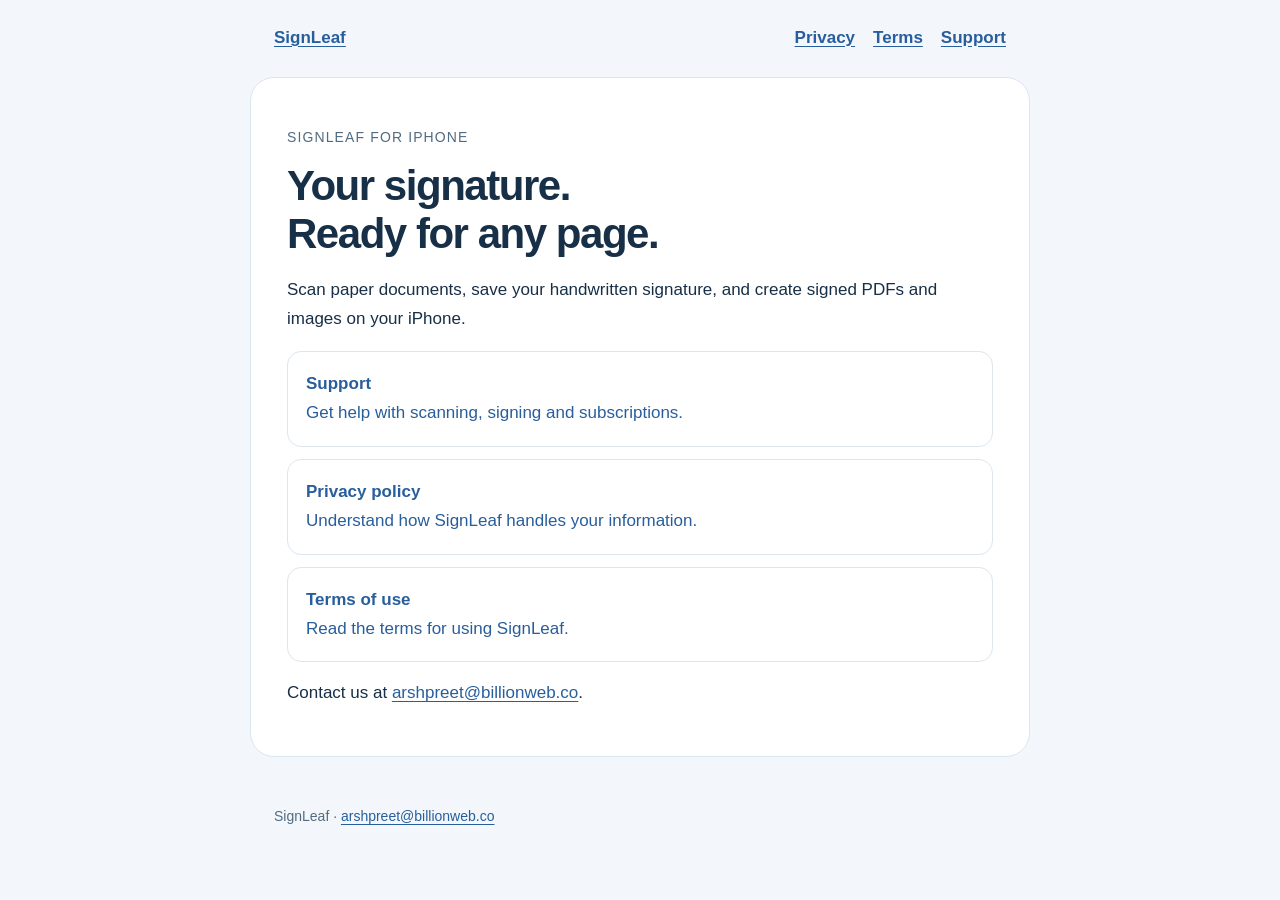
<file: index.html>
<!doctype html>
<html lang="en">
<head><meta charset="utf-8"><meta name="viewport" content="width=device-width, initial-scale=1"><meta name="description" content="Help, privacy information and terms for SignLeaf, the iPhone document scanning and signing app."><title>SignLeaf — Support and information</title><link rel="stylesheet" href="styles.css"></head>
<body><a class="skip" href="#main">Skip to content</a><header><a href="index.html" aria-label="SignLeaf home">SignLeaf</a><nav aria-label="Information"><a href="privacy.html">Privacy</a><a href="terms.html">Terms</a><a href="support.html">Support</a></nav></header>
<main id="main"><p class="eyebrow">SignLeaf for iPhone</p><h1>Your signature.<br>Ready for any page.</h1><p>Scan paper documents, save your handwritten signature, and create signed PDFs and images on your iPhone.</p><ul class="page-links"><li><a href="support.html"><strong>Support</strong><br>Get help with scanning, signing and subscriptions.</a></li><li><a href="privacy.html"><strong>Privacy policy</strong><br>Understand how SignLeaf handles your information.</a></li><li><a href="terms.html"><strong>Terms of use</strong><br>Read the terms for using SignLeaf.</a></li></ul><p>Contact us at <a href="mailto:arshpreet@billionweb.co">arshpreet@billionweb.co</a>.</p></main><footer>SignLeaf · <a href="mailto:arshpreet@billionweb.co">arshpreet@billionweb.co</a></footer></body></html>
</file>
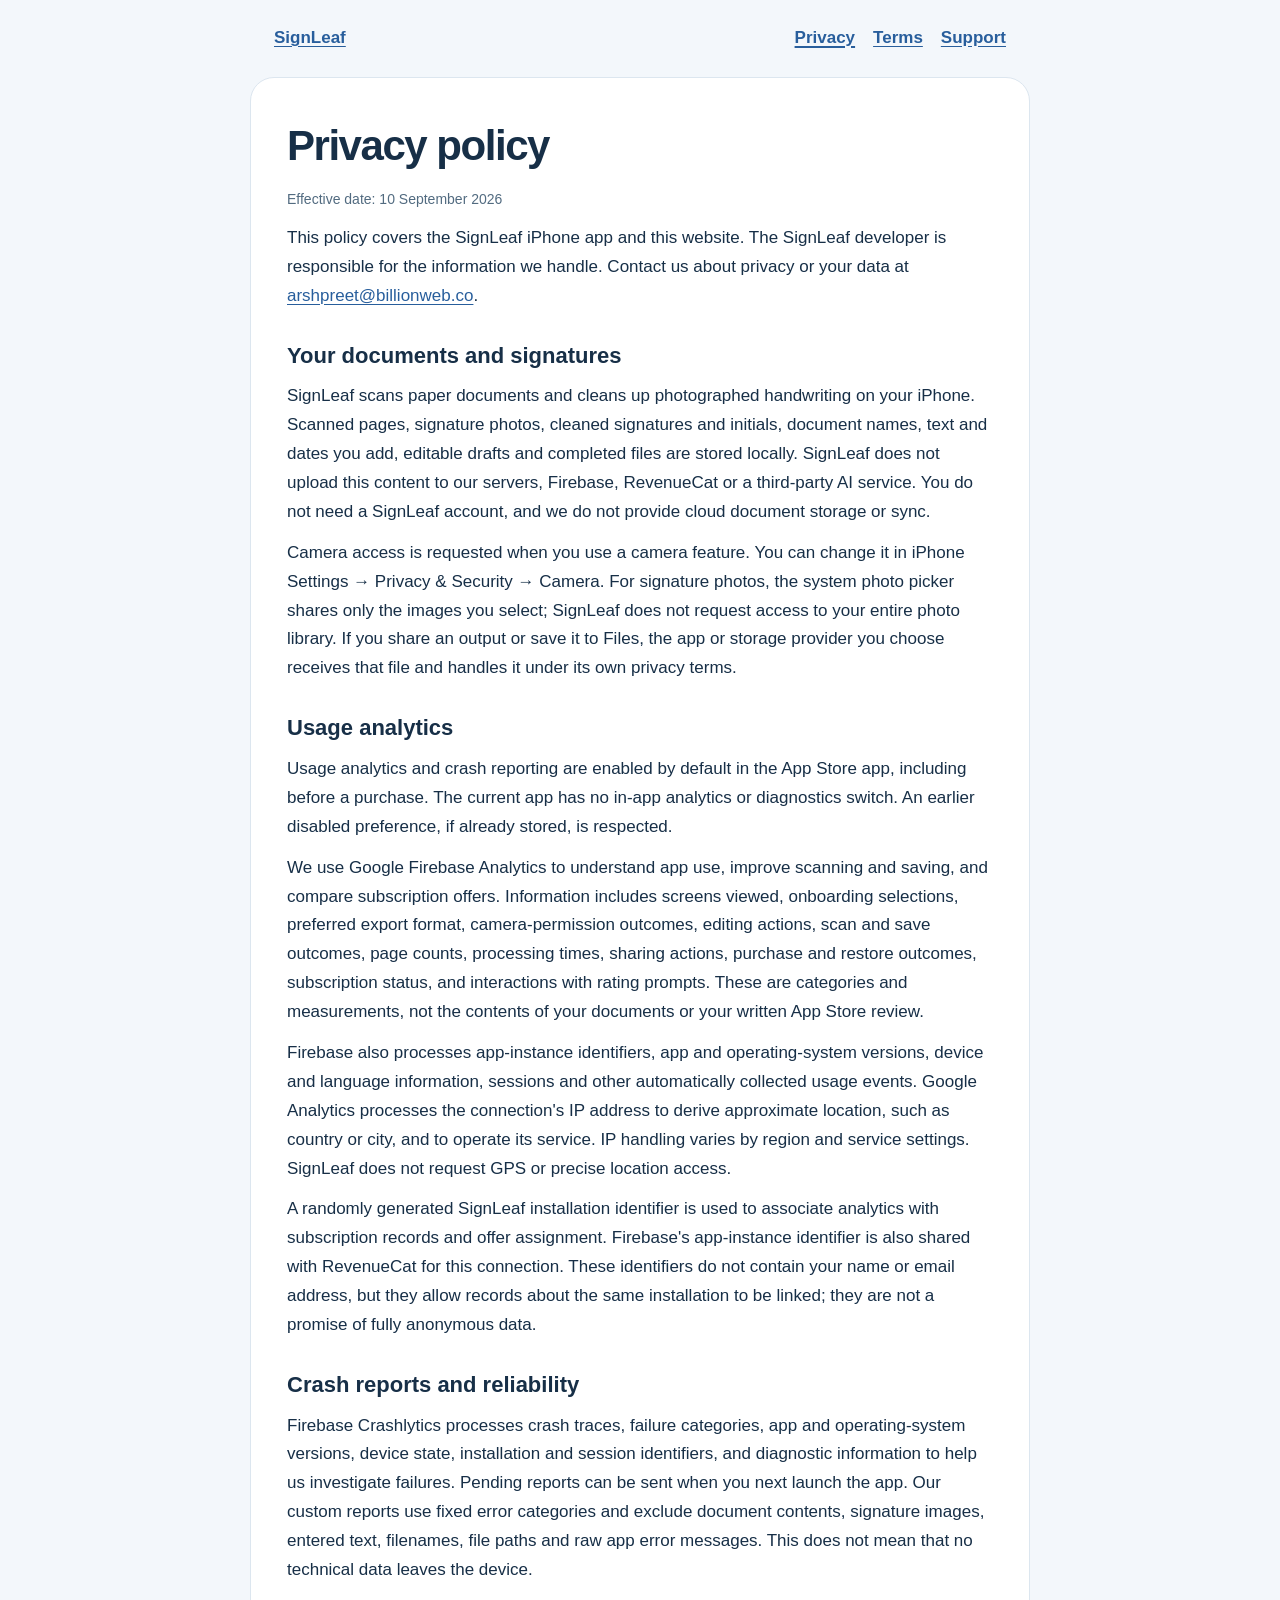
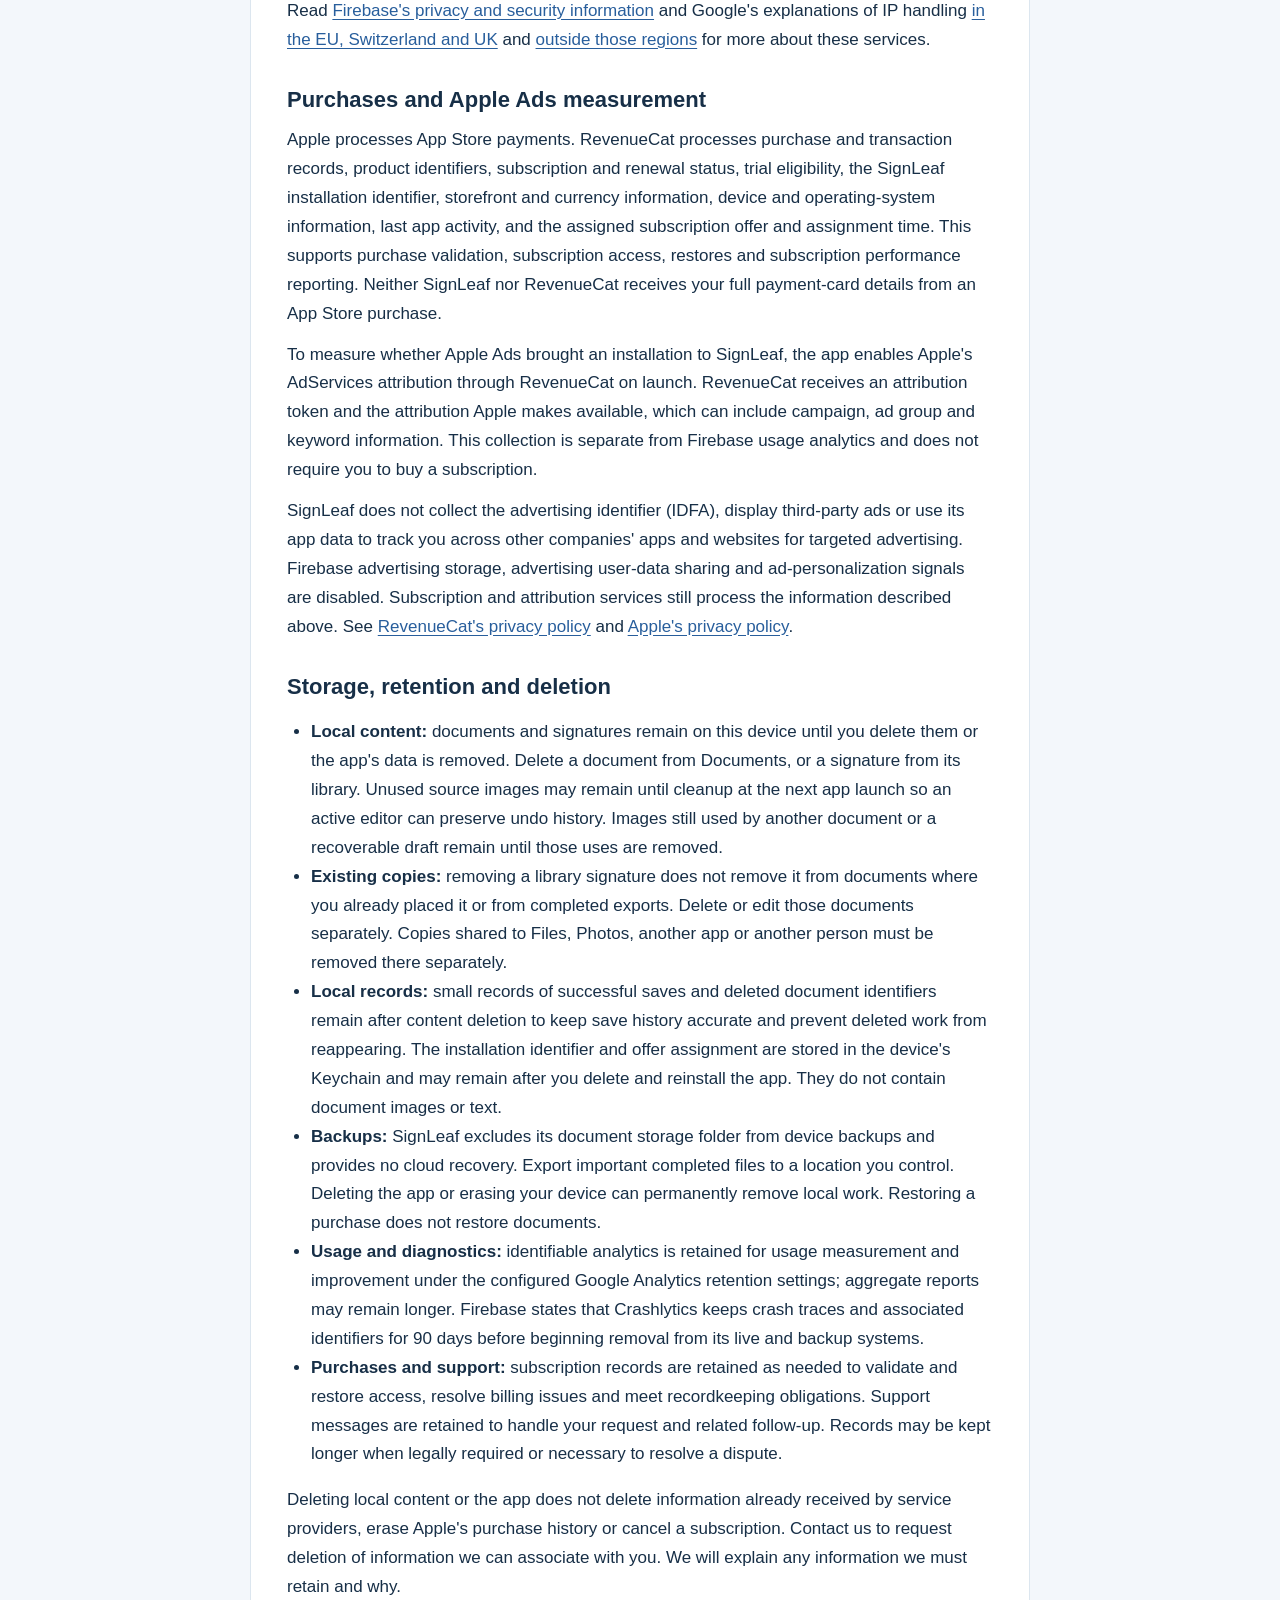
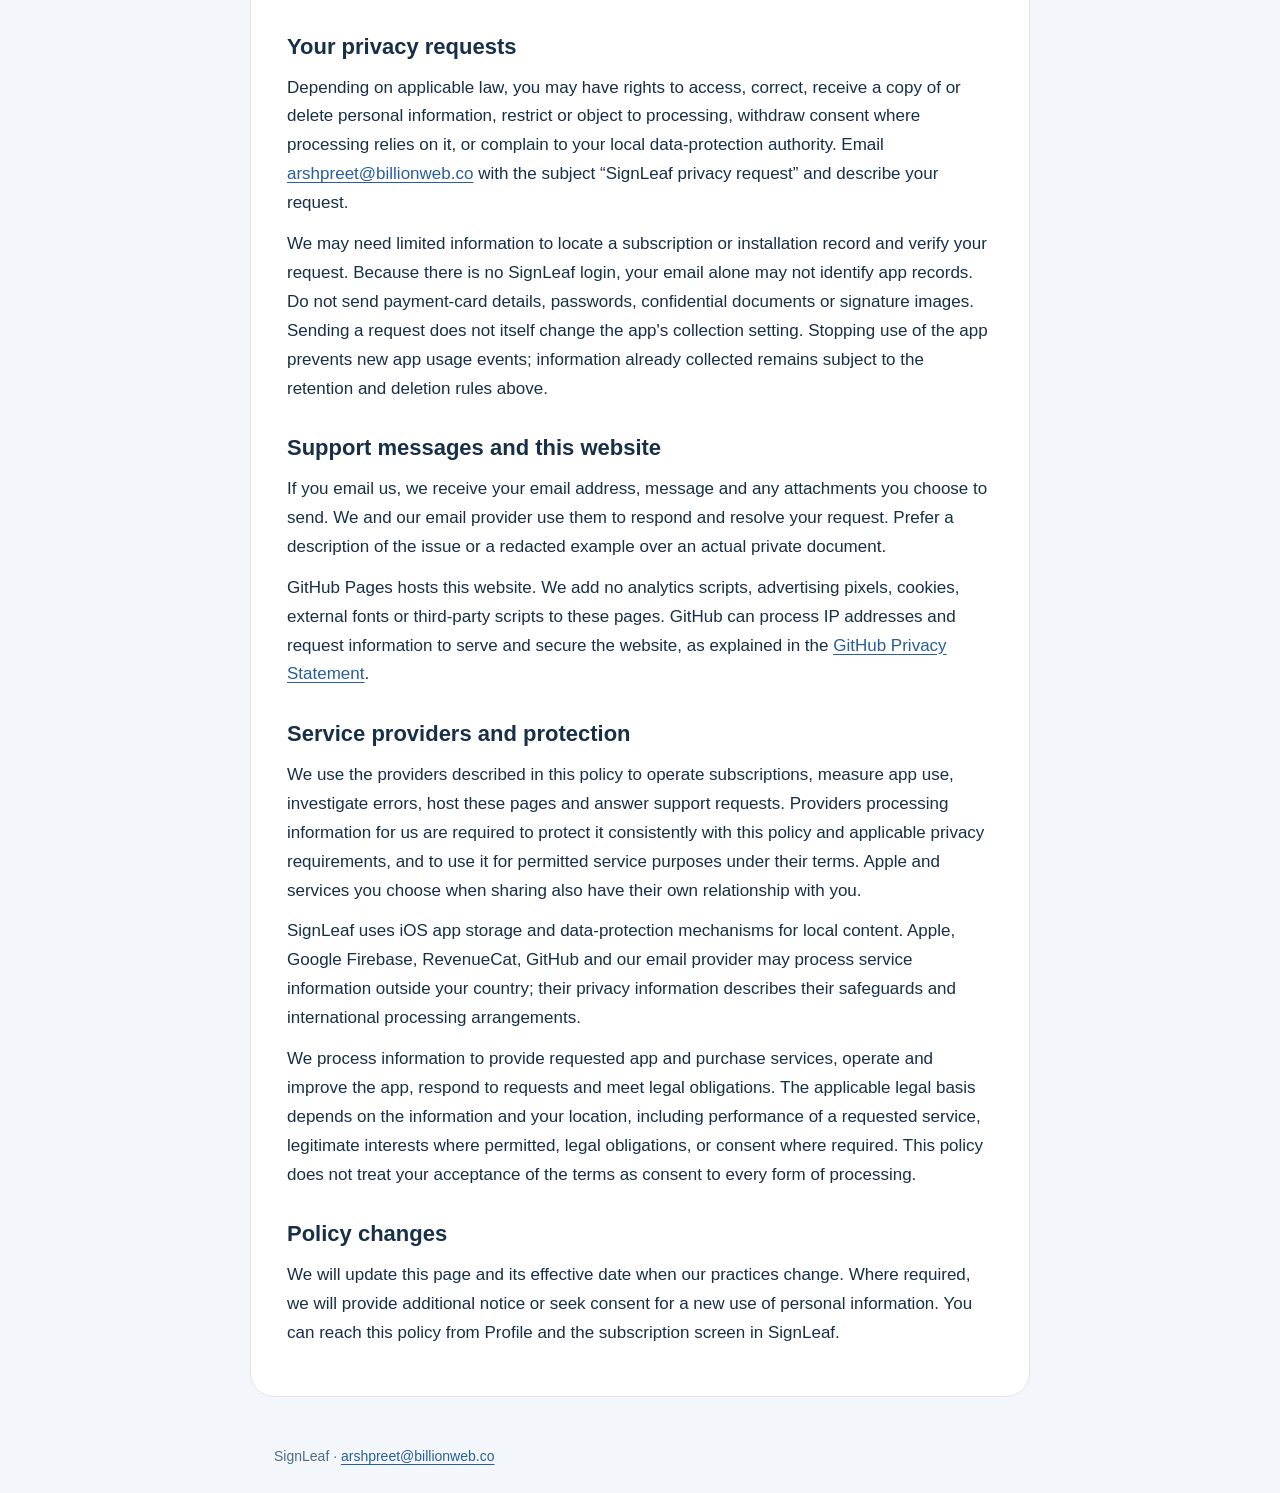
<file: privacy.html>
<!doctype html>
<html lang="en">
<head>
  <meta charset="utf-8">
  <meta name="viewport" content="width=device-width, initial-scale=1">
  <meta name="description" content="How SignLeaf handles local documents, usage analytics, crash reports, subscriptions and privacy requests.">
  <title>Privacy policy — SignLeaf</title>
  <link rel="stylesheet" href="styles.css">
</head>
<body>
<a class="skip" href="#main">Skip to content</a>
<header><a href="index.html" aria-label="SignLeaf home">SignLeaf</a><nav aria-label="Information"><a href="privacy.html" aria-current="page">Privacy</a><a href="terms.html">Terms</a><a href="support.html">Support</a></nav></header>
<main id="main">
  <h1>Privacy policy</h1>
  <p class="muted">Effective date: 10 September 2026</p>
  <p>This policy covers the SignLeaf iPhone app and this website. The SignLeaf developer is responsible for the information we handle. Contact us about privacy or your data at <a href="mailto:arshpreet@billionweb.co">arshpreet@billionweb.co</a>.</p>

  <h2>Your documents and signatures</h2>
  <p>SignLeaf scans paper documents and cleans up photographed handwriting on your iPhone. Scanned pages, signature photos, cleaned signatures and initials, document names, text and dates you add, editable drafts and completed files are stored locally. SignLeaf does not upload this content to our servers, Firebase, RevenueCat or a third-party AI service. You do not need a SignLeaf account, and we do not provide cloud document storage or sync.</p>
  <p>Camera access is requested when you use a camera feature. You can change it in iPhone Settings → Privacy &amp; Security → Camera. For signature photos, the system photo picker shares only the images you select; SignLeaf does not request access to your entire photo library. If you share an output or save it to Files, the app or storage provider you choose receives that file and handles it under its own privacy terms.</p>

  <h2>Usage analytics</h2>
  <p>Usage analytics and crash reporting are enabled by default in the App Store app, including before a purchase. The current app has no in-app analytics or diagnostics switch. An earlier disabled preference, if already stored, is respected.</p>
  <p>We use Google Firebase Analytics to understand app use, improve scanning and saving, and compare subscription offers. Information includes screens viewed, onboarding selections, preferred export format, camera-permission outcomes, editing actions, scan and save outcomes, page counts, processing times, sharing actions, purchase and restore outcomes, subscription status, and interactions with rating prompts. These are categories and measurements, not the contents of your documents or your written App Store review.</p>
  <p>Firebase also processes app-instance identifiers, app and operating-system versions, device and language information, sessions and other automatically collected usage events. Google Analytics processes the connection's IP address to derive approximate location, such as country or city, and to operate its service. IP handling varies by region and service settings. SignLeaf does not request GPS or precise location access.</p>
  <p>A randomly generated SignLeaf installation identifier is used to associate analytics with subscription records and offer assignment. Firebase's app-instance identifier is also shared with RevenueCat for this connection. These identifiers do not contain your name or email address, but they allow records about the same installation to be linked; they are not a promise of fully anonymous data.</p>

  <h2>Crash reports and reliability</h2>
  <p>Firebase Crashlytics processes crash traces, failure categories, app and operating-system versions, device state, installation and session identifiers, and diagnostic information to help us investigate failures. Pending reports can be sent when you next launch the app. Our custom reports use fixed error categories and exclude document contents, signature images, entered text, filenames, file paths and raw app error messages. This does not mean that no technical data leaves the device.</p>
  <p>Read <a href="https://firebase.google.com/support/privacy">Firebase's privacy and security information</a> and Google's explanations of IP handling <a href="https://support.google.com/analytics/answer/12017362">in the EU, Switzerland and UK</a> and <a href="https://support.google.com/analytics/answer/16871531">outside those regions</a> for more about these services.</p>

  <h2>Purchases and Apple Ads measurement</h2>
  <p>Apple processes App Store payments. RevenueCat processes purchase and transaction records, product identifiers, subscription and renewal status, trial eligibility, the SignLeaf installation identifier, storefront and currency information, device and operating-system information, last app activity, and the assigned subscription offer and assignment time. This supports purchase validation, subscription access, restores and subscription performance reporting. Neither SignLeaf nor RevenueCat receives your full payment-card details from an App Store purchase.</p>
  <p>To measure whether Apple Ads brought an installation to SignLeaf, the app enables Apple's AdServices attribution through RevenueCat on launch. RevenueCat receives an attribution token and the attribution Apple makes available, which can include campaign, ad group and keyword information. This collection is separate from Firebase usage analytics and does not require you to buy a subscription.</p>
  <p>SignLeaf does not collect the advertising identifier (IDFA), display third-party ads or use its app data to track you across other companies' apps and websites for targeted advertising. Firebase advertising storage, advertising user-data sharing and ad-personalization signals are disabled. Subscription and attribution services still process the information described above. See <a href="https://www.revenuecat.com/privacy">RevenueCat's privacy policy</a> and <a href="https://www.apple.com/legal/privacy/">Apple's privacy policy</a>.</p>

  <h2>Storage, retention and deletion</h2>
  <ul>
    <li><strong>Local content:</strong> documents and signatures remain on this device until you delete them or the app's data is removed. Delete a document from Documents, or a signature from its library. Unused source images may remain until cleanup at the next app launch so an active editor can preserve undo history. Images still used by another document or a recoverable draft remain until those uses are removed.</li>
    <li><strong>Existing copies:</strong> removing a library signature does not remove it from documents where you already placed it or from completed exports. Delete or edit those documents separately. Copies shared to Files, Photos, another app or another person must be removed there separately.</li>
    <li><strong>Local records:</strong> small records of successful saves and deleted document identifiers remain after content deletion to keep save history accurate and prevent deleted work from reappearing. The installation identifier and offer assignment are stored in the device's Keychain and may remain after you delete and reinstall the app. They do not contain document images or text.</li>
    <li><strong>Backups:</strong> SignLeaf excludes its document storage folder from device backups and provides no cloud recovery. Export important completed files to a location you control. Deleting the app or erasing your device can permanently remove local work. Restoring a purchase does not restore documents.</li>
    <li><strong>Usage and diagnostics:</strong> identifiable analytics is retained for usage measurement and improvement under the configured Google Analytics retention settings; aggregate reports may remain longer. Firebase states that Crashlytics keeps crash traces and associated identifiers for 90 days before beginning removal from its live and backup systems.</li>
    <li><strong>Purchases and support:</strong> subscription records are retained as needed to validate and restore access, resolve billing issues and meet recordkeeping obligations. Support messages are retained to handle your request and related follow-up. Records may be kept longer when legally required or necessary to resolve a dispute.</li>
  </ul>
  <p>Deleting local content or the app does not delete information already received by service providers, erase Apple's purchase history or cancel a subscription. Contact us to request deletion of information we can associate with you. We will explain any information we must retain and why.</p>

  <h2>Your privacy requests</h2>
  <p>Depending on applicable law, you may have rights to access, correct, receive a copy of or delete personal information, restrict or object to processing, withdraw consent where processing relies on it, or complain to your local data-protection authority. Email <a href="mailto:arshpreet@billionweb.co?subject=SignLeaf%20privacy%20request">arshpreet@billionweb.co</a> with the subject “SignLeaf privacy request” and describe your request.</p>
  <p>We may need limited information to locate a subscription or installation record and verify your request. Because there is no SignLeaf login, your email alone may not identify app records. Do not send payment-card details, passwords, confidential documents or signature images. Sending a request does not itself change the app's collection setting. Stopping use of the app prevents new app usage events; information already collected remains subject to the retention and deletion rules above.</p>

  <h2>Support messages and this website</h2>
  <p>If you email us, we receive your email address, message and any attachments you choose to send. We and our email provider use them to respond and resolve your request. Prefer a description of the issue or a redacted example over an actual private document.</p>
  <p>GitHub Pages hosts this website. We add no analytics scripts, advertising pixels, cookies, external fonts or third-party scripts to these pages. GitHub can process IP addresses and request information to serve and secure the website, as explained in the <a href="https://docs.github.com/en/site-policy/privacy-policies/github-general-privacy-statement">GitHub Privacy Statement</a>.</p>

  <h2>Service providers and protection</h2>
  <p>We use the providers described in this policy to operate subscriptions, measure app use, investigate errors, host these pages and answer support requests. Providers processing information for us are required to protect it consistently with this policy and applicable privacy requirements, and to use it for permitted service purposes under their terms. Apple and services you choose when sharing also have their own relationship with you.</p>
  <p>SignLeaf uses iOS app storage and data-protection mechanisms for local content. Apple, Google Firebase, RevenueCat, GitHub and our email provider may process service information outside your country; their privacy information describes their safeguards and international processing arrangements.</p>
  <p>We process information to provide requested app and purchase services, operate and improve the app, respond to requests and meet legal obligations. The applicable legal basis depends on the information and your location, including performance of a requested service, legitimate interests where permitted, legal obligations, or consent where required. This policy does not treat your acceptance of the terms as consent to every form of processing.</p>

  <h2>Policy changes</h2>
  <p>We will update this page and its effective date when our practices change. Where required, we will provide additional notice or seek consent for a new use of personal information. You can reach this policy from Profile and the subscription screen in SignLeaf.</p>
</main>
<footer>SignLeaf · <a href="mailto:arshpreet@billionweb.co">arshpreet@billionweb.co</a></footer>
</body>
</html>
</file>
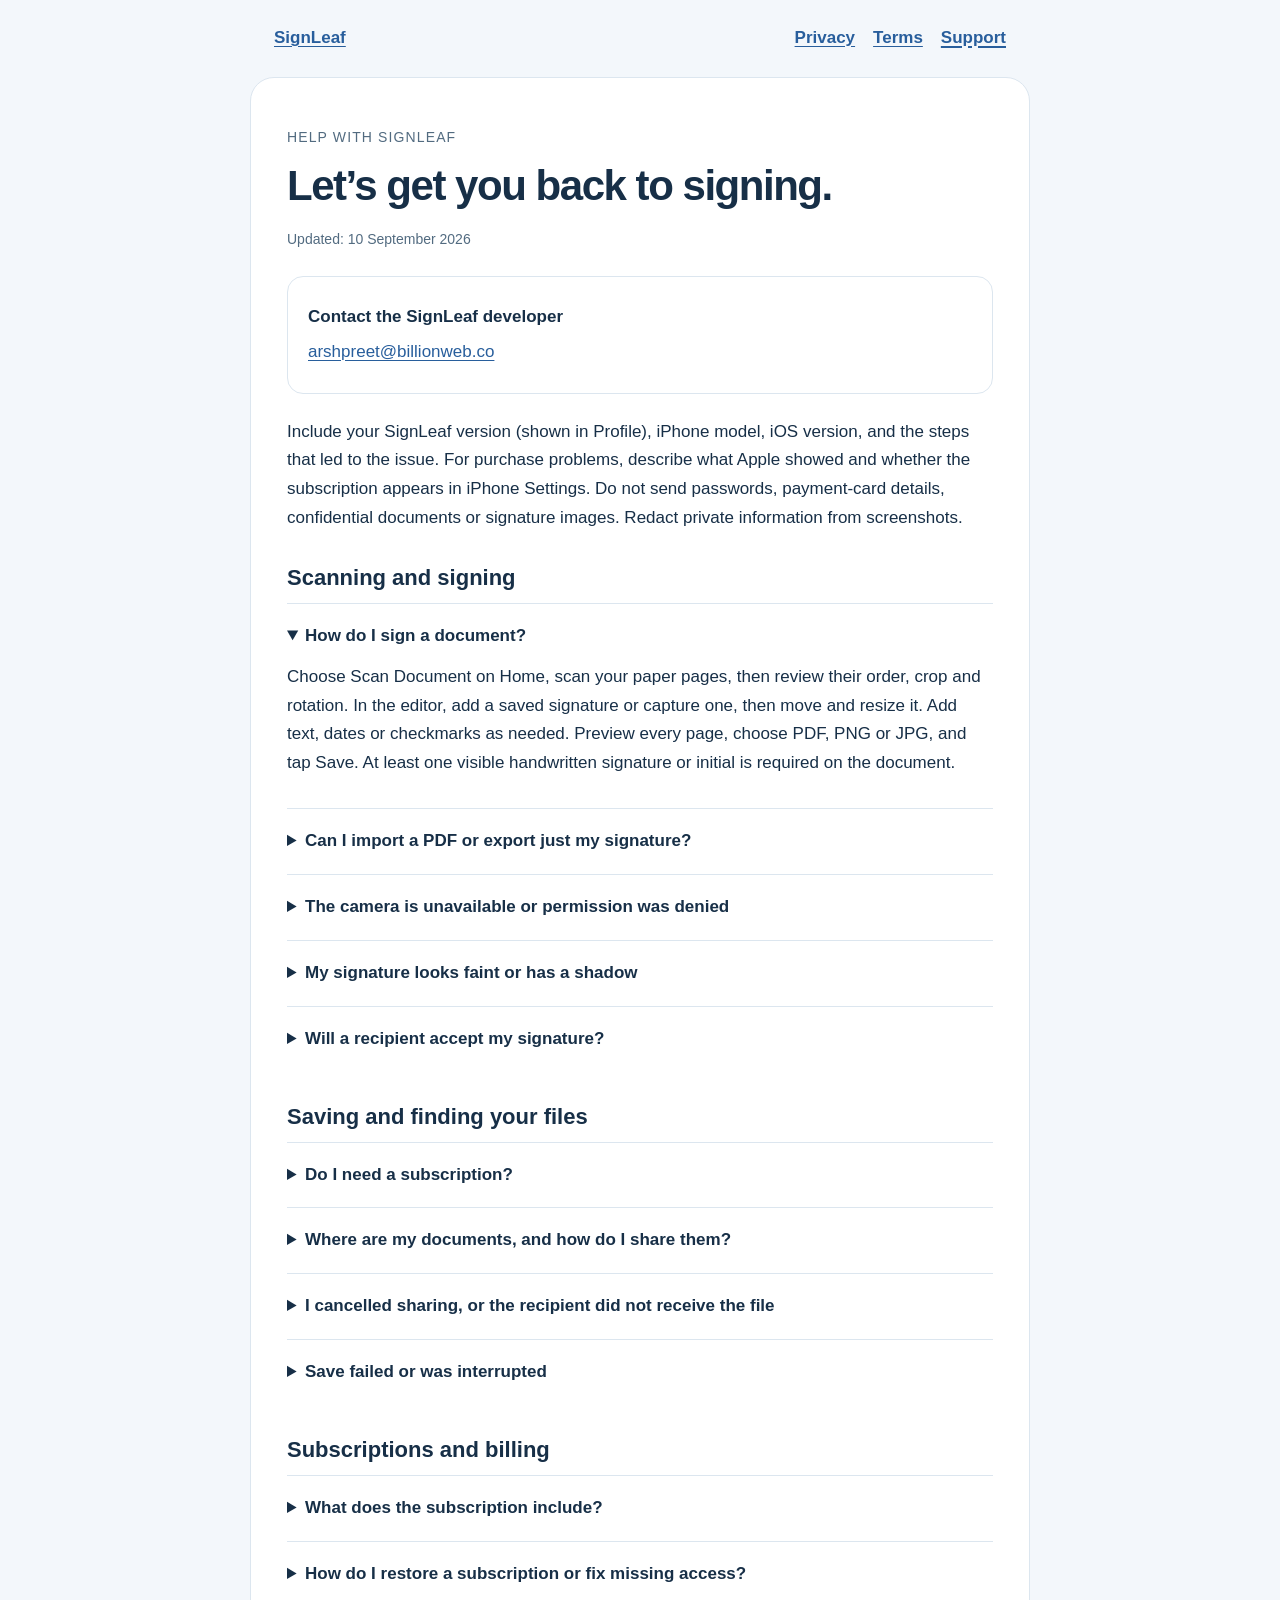
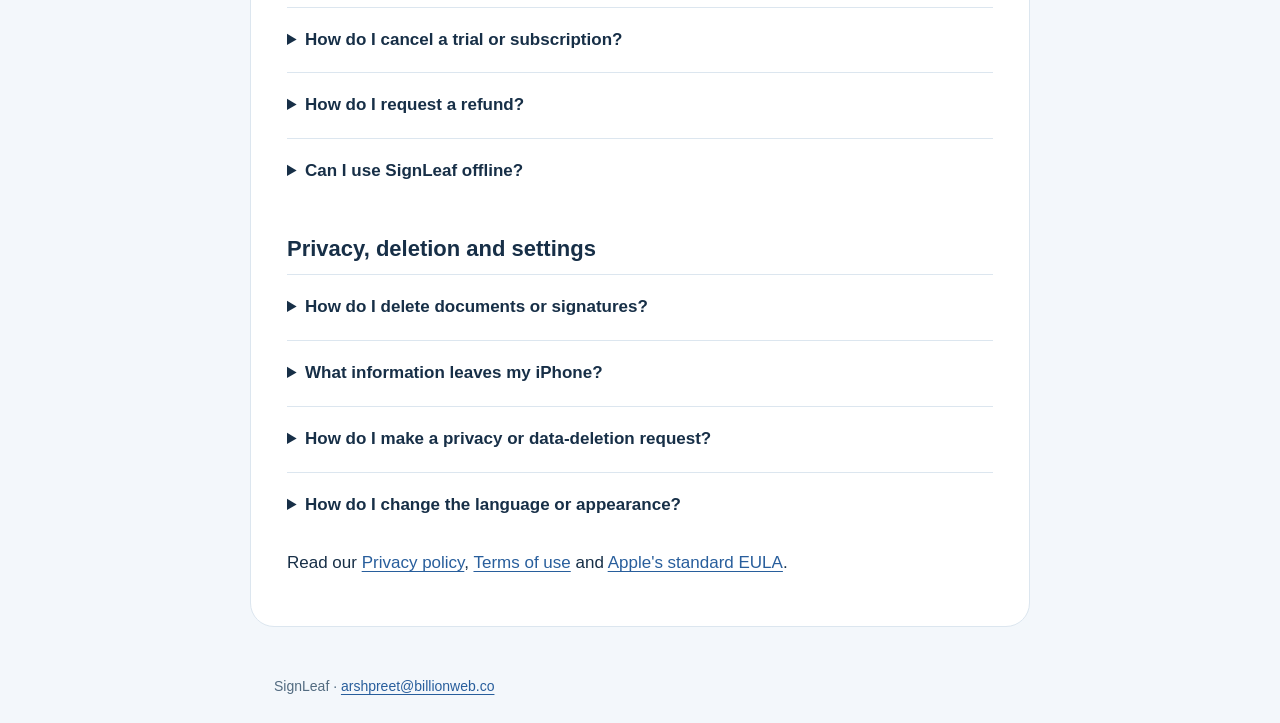
<file: support.html>
<!doctype html>
<html lang="en">
<head>
  <meta charset="utf-8">
  <meta name="viewport" content="width=device-width, initial-scale=1">
  <meta name="description" content="Contact SignLeaf support and get help with scanning, signing, subscriptions, restoring purchases and deleting local files.">
  <title>SignLeaf Support — SignLeaf</title>
  <link rel="stylesheet" href="styles.css">
</head>
<body>
<a class="skip" href="#main">Skip to content</a>
<header><a href="index.html" aria-label="SignLeaf home">SignLeaf</a><nav aria-label="Information"><a href="privacy.html">Privacy</a><a href="terms.html">Terms</a><a href="support.html" aria-current="page">Support</a></nav></header>
<main id="main">
  <p class="eyebrow">Help with SignLeaf</p>
  <h1>Let’s get you back to signing.</h1>
  <p class="muted">Updated: 10 September 2026</p>
  <div class="contact">
    <p><strong>Contact the SignLeaf developer</strong></p>
    <p><a href="mailto:arshpreet@billionweb.co?subject=SignLeaf%20support">arshpreet@billionweb.co</a></p>
  </div>
  <p>Include your SignLeaf version (shown in Profile), iPhone model, iOS version, and the steps that led to the issue. For purchase problems, describe what Apple showed and whether the subscription appears in iPhone Settings. Do not send passwords, payment-card details, confidential documents or signature images. Redact private information from screenshots.</p>

  <h2>Scanning and signing</h2>
  <details open>
    <summary>How do I sign a document?</summary>
    <p>Choose Scan Document on Home, scan your paper pages, then review their order, crop and rotation. In the editor, add a saved signature or capture one, then move and resize it. Add text, dates or checkmarks as needed. Preview every page, choose PDF, PNG or JPG, and tap Save. At least one visible handwritten signature or initial is required on the document.</p>
  </details>
  <details>
    <summary>Can I import a PDF or export just my signature?</summary>
    <p>The current app signs paper documents captured with its scanner. It does not import existing PDFs, export unsigned scans or export standalone signature images. You can choose an existing photo when capturing a signature or initials, then save that handwriting in the library for reuse inside SignLeaf.</p>
  </details>
  <details>
    <summary>The camera is unavailable or permission was denied</summary>
    <p>Open iPhone Settings → Privacy &amp; Security → Camera and allow SignLeaf to use the camera, then return to the app. A supported iPhone camera is needed for document scanning. For a signature, you can use the photo picker instead. If Screen Time or device management restricts access, the person managing that restriction may need to change it.</p>
  </details>
  <details>
    <summary>My signature looks faint or has a shadow</summary>
    <p>Use dark ink on plain paper in even light. Crop close to your handwriting without cutting off dots or fine strokes. Adjust Cleanup and Ink Strength while comparing the original, and zoom in to check the result. Retake the photo if important strokes are missing.</p>
  </details>
  <details>
    <summary>Will a recipient accept my signature?</summary>
    <p>SignLeaf places an image of your handwriting on the scanned document. It does not verify identity, notarize a document or provide a digital-signature certificate or tamper-proof audit trail. Ask the recipient whether this signing method meets their requirements before relying on it.</p>
  </details>

  <h2>Saving and finding your files</h2>
  <details>
    <summary>Do I need a subscription?</summary>
    <p>SignLeaf requires an active subscription (weekly or yearly, with a free trial when Apple shows one). After drawing your signature in setup, the subscription screen appears; scanning, signing and saving are available while access is active. Versions before 1.0.5 allowed three free document saves; that allowance no longer exists.</p>
    <p>Restore Purchases, Terms and Privacy are available on the subscription screen before any purchase. If a subscription ends, your documents and signatures stay on the iPhone and come back when access is restored.</p>
  </details>
  <details>
    <summary>Where are my documents, and how do I share them?</summary>
    <p>Open Documents to find your local drafts and saved work. After a successful Save, use Share or Save to Files to make a copy outside SignLeaf. PDF creates one file containing all pages; PNG and JPG create a separate numbered image for each page.</p>
    <p>SignLeaf has no cloud sync and excludes its document folder from device backups. Keep copies of important completed files elsewhere. Reinstalling the app or restoring a subscription cannot recover lost documents or signatures.</p>
  </details>
  <details>
    <summary>I cancelled sharing, or the recipient did not receive the file</summary>
    <p>Cancelling the share sheet does not remove a successfully saved output. Reopen your document and share it again. Check the destination app or Files to confirm the copy is present; the share sheet cannot confirm that another person received it.</p>
  </details>
  <details>
    <summary>Save failed or was interrupted</summary>
    <p>Keep the app installed. Check that the document contains a visible signature or initial and that your iPhone has enough free storage. Reopen the draft, preview it and try Save again. A failed or cancelled save does not count as a successfully saved document. If a subscription is needed, wait for Apple to confirm the purchase or use Restore Purchases. If the problem continues, contact support with the error shown.</p>
  </details>

  <h2>Subscriptions and billing</h2>
  <details>
    <summary>What does the subscription include?</summary>
    <p>The weekly subscription allows unlimited new signed-document saves while access is active. It does not include cloud storage or recovery. The app and Apple's purchase confirmation show your actual weekly price. A three-day trial is offered only when you are eligible and it is shown before purchase. The subscription renews weekly after any trial unless you cancel.</p>
  </details>
  <details>
    <summary>How do I restore a subscription or fix missing access?</summary>
    <p>Connect to the internet, check that you are using the Apple Account used for the purchase, then open SignLeaf Profile → Restore Purchases. Restore is also available on the subscription screen. Check iPhone Settings → your name → Subscriptions to see whether SignLeaf is active. A restore does not restart an expired subscription or restore local files.</p>
    <p>If Apple shows a pending payment or Ask to Buy approval, wait for it to finish. An interrupted purchase may appear after you reopen the app and restore. If Apple shows an active subscription but access is still missing, contact support before buying again.</p>
  </details>
  <details>
    <summary>How do I cancel a trial or subscription?</summary>
    <p>Open Profile → Manage Subscription, or iPhone Settings → your name → Subscriptions → SignLeaf. You can also use <a href="https://apps.apple.com/account/subscriptions">Apple's subscription management page</a>. Cancel at least 24 hours before the trial or current period ends to avoid renewal. Deleting SignLeaf or deleting documents does not cancel a subscription.</p>
    <p>Follow the expiration or access date Apple displays; a cancelled free trial may end immediately. Your saved local content is not deleted when access ends. See <a href="https://support.apple.com/en-us/118428">Apple's cancellation instructions</a>.</p>
  </details>
  <details>
    <summary>How do I request a refund?</summary>
    <p>Apple handles App Store refund requests. Visit <a href="https://reportaproblem.apple.com/">Apple's Report a Problem page</a> with the Apple Account used for the purchase and follow the available steps. Apple determines eligibility. If you also want to stop future renewals, cancel the subscription separately.</p>
  </details>
  <details>
    <summary>Can I use SignLeaf offline?</summary>
    <p>Local scanning, signature cleanup, editing and previewing work offline. Purchases, offer loading, restores and some subscription-access checks need an internet connection. Previously verified access may be available from the purchase service's cache, but uninterrupted offline subscription access is not guaranteed. Sharing depends on the destination you choose.</p>
  </details>

  <h2>Privacy, deletion and settings</h2>
  <details>
    <summary>How do I delete documents or signatures?</summary>
    <p>Use the document's menu in Documents to delete it, or the signature's menu in the signature library to delete that item. Removing a library signature does not remove it from documents where you already placed it. Edit or delete those documents and remove exported copies separately.</p>
    <p>Unused local source images are cleaned up on a later app launch; images still needed by other documents or a recoverable draft remain. Deletion does not reset successful-save history or cancel billing. There is no SignLeaf login account to delete.</p>
  </details>
  <details>
    <summary>What information leaves my iPhone?</summary>
    <p>Your document and signature content is processed locally unless you choose to share it. The app uses Firebase for default-enabled usage analytics and crash reporting, and RevenueCat and Apple for subscriptions and Apple Ads attribution. The current app has no in-app analytics or diagnostics switch. See the <a href="privacy.html">Privacy policy</a> for the data involved, retention, and ways to make a privacy request.</p>
  </details>
  <details>
    <summary>How do I make a privacy or data-deletion request?</summary>
    <p>Email <a href="mailto:arshpreet@billionweb.co?subject=SignLeaf%20privacy%20request">arshpreet@billionweb.co</a> with the subject “SignLeaf privacy request.” Describe what you want to access or delete. We may need limited information to locate and verify service records because your email alone does not identify a SignLeaf installation. Do not send private documents, signature images or passwords. Sending a request does not itself disable app analytics or cancel a subscription.</p>
  </details>
  <details>
    <summary>How do I change the language or appearance?</summary>
    <p>Open Profile to change Language, Appearance or Haptics. Language changes apply in the app immediately. System default follows your iPhone's language. SignLeaf supports English, French, Japanese, Brazilian Portuguese, Russian, Simplified Chinese, Spanish and Turkish. These support and legal pages are currently in English.</p>
  </details>
  <p>Read our <a href="privacy.html">Privacy policy</a>, <a href="terms.html">Terms of use</a> and <a href="https://www.apple.com/legal/internet-services/itunes/dev/stdeula/">Apple's standard EULA</a>.</p>
</main>
<footer>SignLeaf · <a href="mailto:arshpreet@billionweb.co">arshpreet@billionweb.co</a></footer>
</body>
</html>
</file>
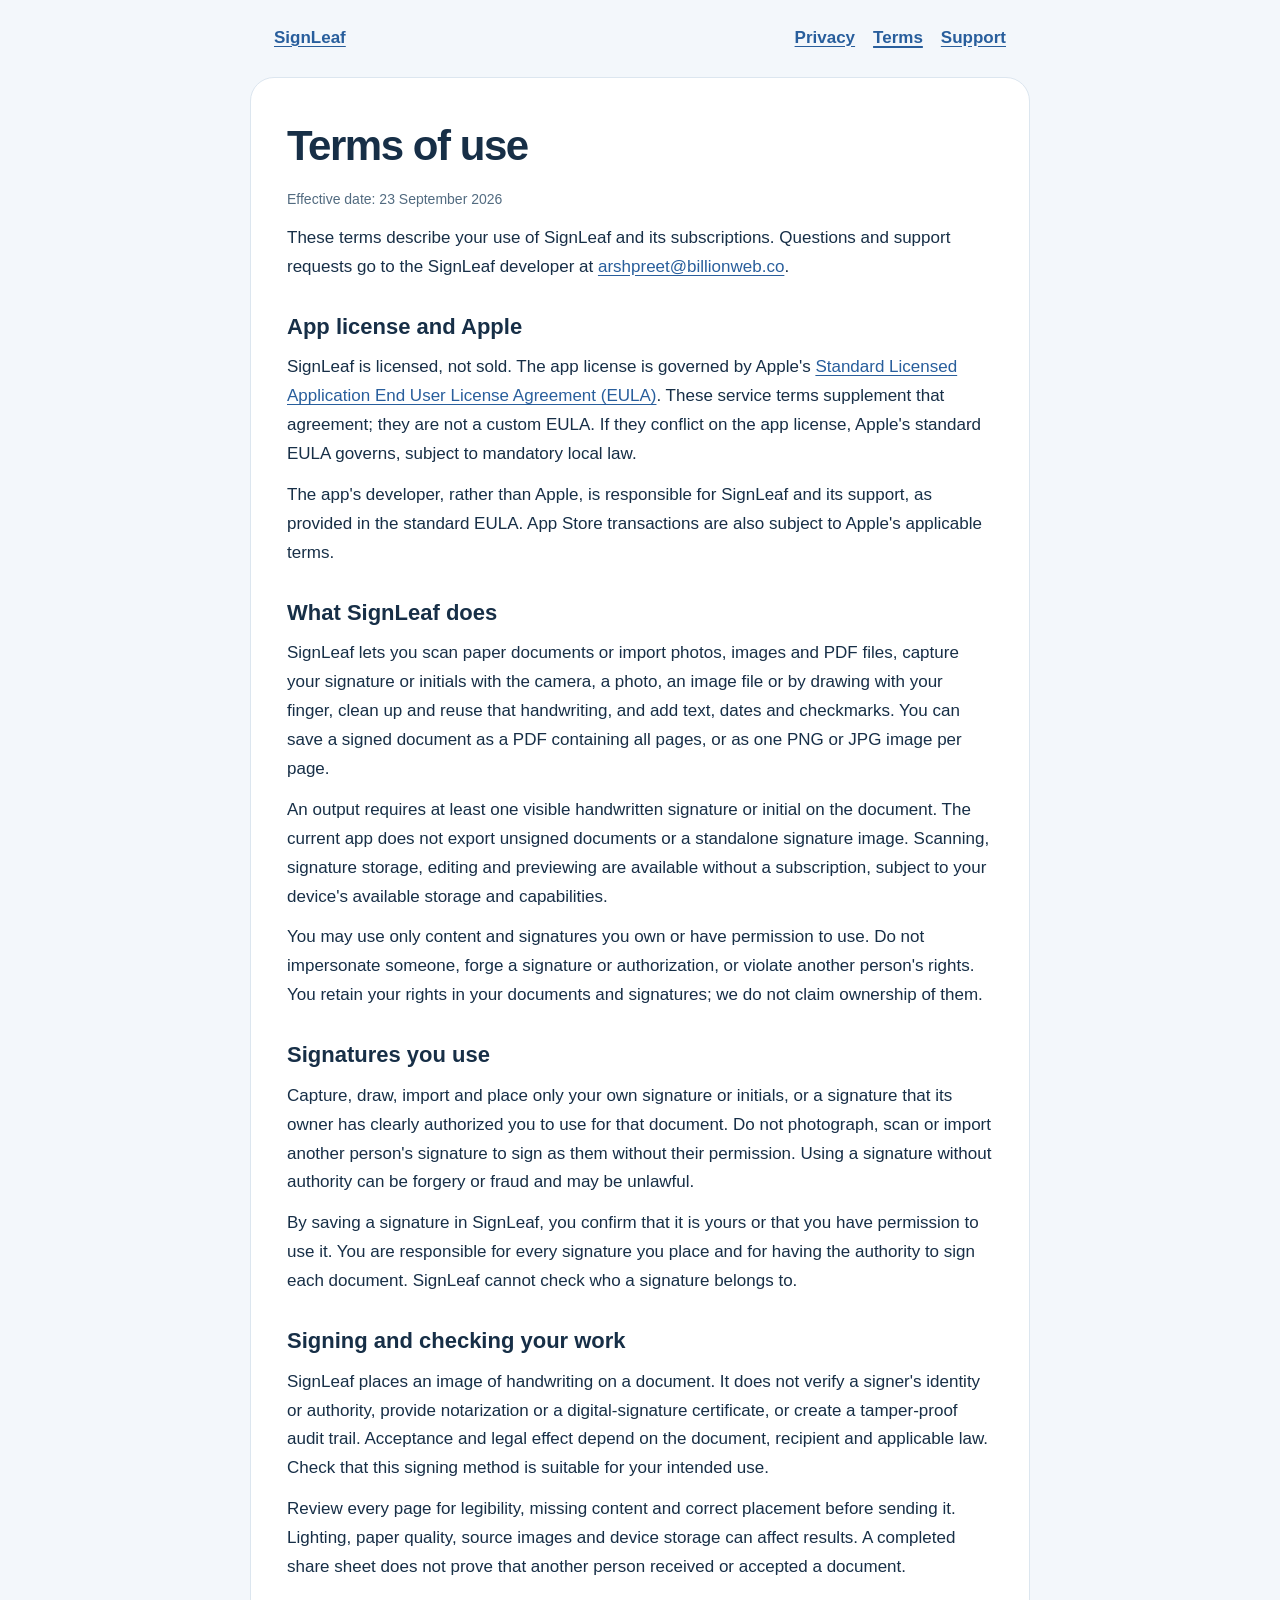
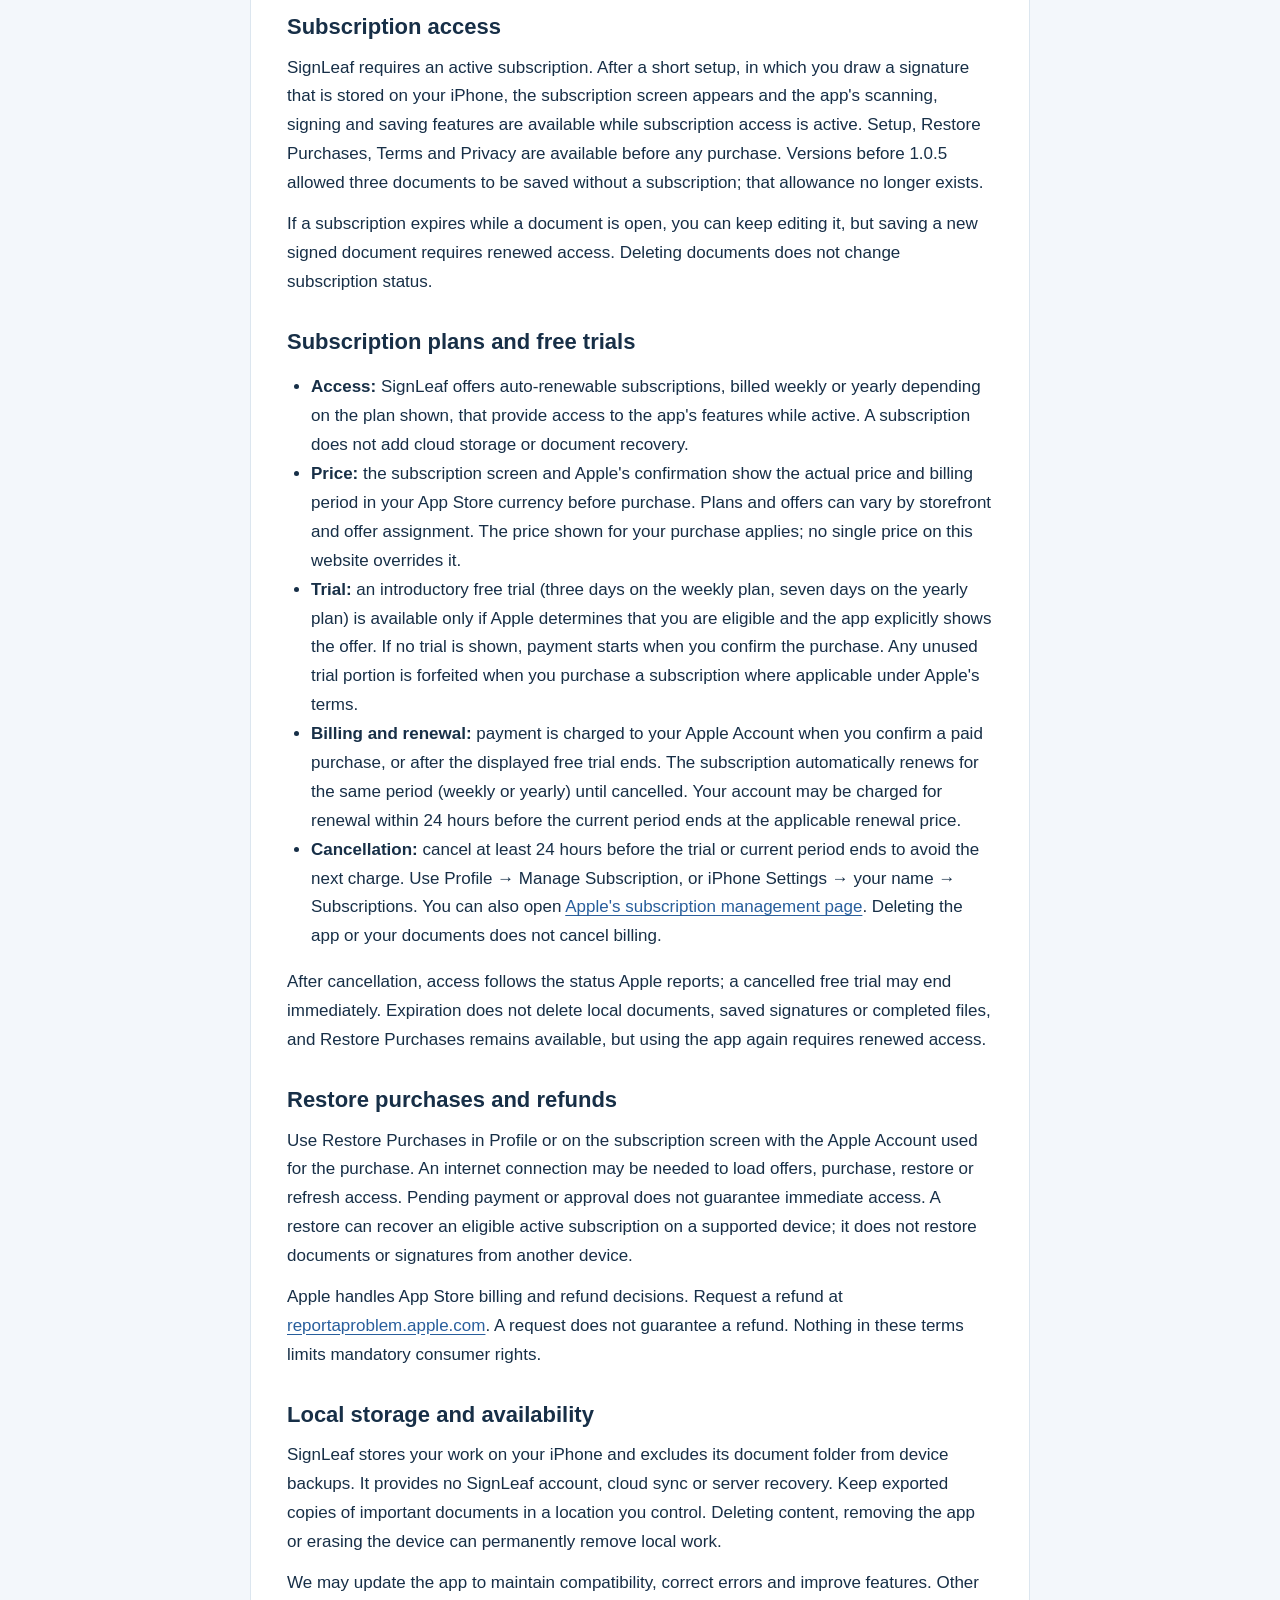
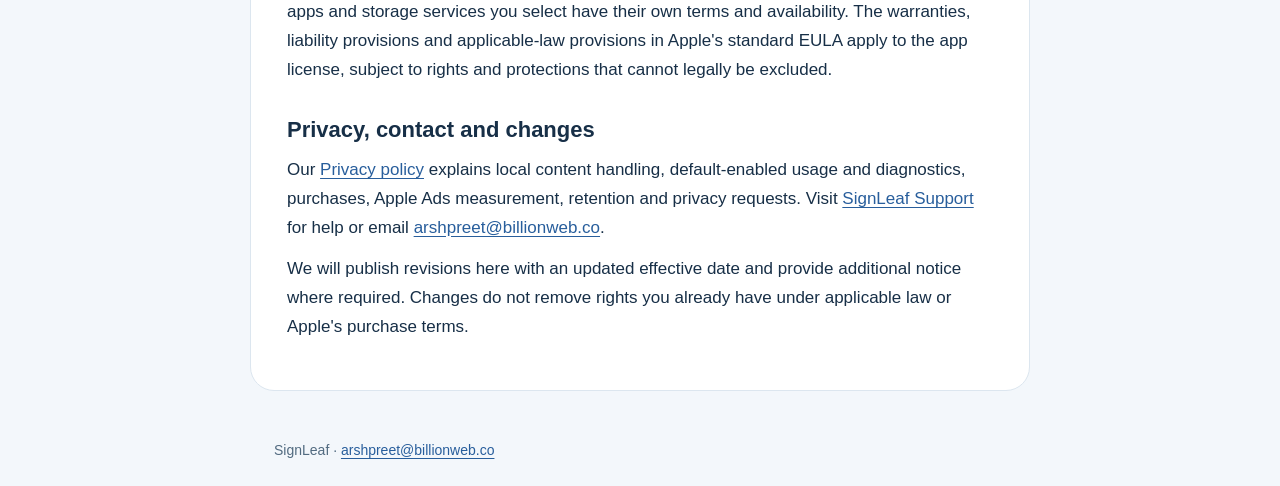
<file: terms.html>
<!doctype html>
<html lang="en">
<head>
  <meta charset="utf-8">
  <meta name="viewport" content="width=device-width, initial-scale=1">
  <meta name="description" content="SignLeaf terms covering permitted use, signature authorization, subscription access, weekly and yearly plans, trials, cancellation and Apple's standard EULA.">
  <title>Terms of use — SignLeaf</title>
  <link rel="stylesheet" href="styles.css">
</head>
<body>
<a class="skip" href="#main">Skip to content</a>
<header><a href="index.html" aria-label="SignLeaf home">SignLeaf</a><nav aria-label="Information"><a href="privacy.html">Privacy</a><a href="terms.html" aria-current="page">Terms</a><a href="support.html">Support</a></nav></header>
<main id="main">
  <h1>Terms of use</h1>
  <p class="muted">Effective date: 23 September 2026</p>
  <p>These terms describe your use of SignLeaf and its subscriptions. Questions and support requests go to the SignLeaf developer at <a href="mailto:arshpreet@billionweb.co">arshpreet@billionweb.co</a>.</p>

  <h2>App license and Apple</h2>
  <p>SignLeaf is licensed, not sold. The app license is governed by Apple's <a href="https://www.apple.com/legal/internet-services/itunes/dev/stdeula/">Standard Licensed Application End User License Agreement (EULA)</a>. These service terms supplement that agreement; they are not a custom EULA. If they conflict on the app license, Apple's standard EULA governs, subject to mandatory local law.</p>
  <p>The app's developer, rather than Apple, is responsible for SignLeaf and its support, as provided in the standard EULA. App Store transactions are also subject to Apple's applicable terms.</p>

  <h2>What SignLeaf does</h2>
  <p>SignLeaf lets you scan paper documents or import photos, images and PDF files, capture your signature or initials with the camera, a photo, an image file or by drawing with your finger, clean up and reuse that handwriting, and add text, dates and checkmarks. You can save a signed document as a PDF containing all pages, or as one PNG or JPG image per page.</p>
  <p>An output requires at least one visible handwritten signature or initial on the document. The current app does not export unsigned documents or a standalone signature image. Scanning, signature storage, editing and previewing are available without a subscription, subject to your device's available storage and capabilities.</p>
  <p>You may use only content and signatures you own or have permission to use. Do not impersonate someone, forge a signature or authorization, or violate another person's rights. You retain your rights in your documents and signatures; we do not claim ownership of them.</p>

  <h2>Signatures you use</h2>
  <p>Capture, draw, import and place only your own signature or initials, or a signature that its owner has clearly authorized you to use for that document. Do not photograph, scan or import another person's signature to sign as them without their permission. Using a signature without authority can be forgery or fraud and may be unlawful.</p>
  <p>By saving a signature in SignLeaf, you confirm that it is yours or that you have permission to use it. You are responsible for every signature you place and for having the authority to sign each document. SignLeaf cannot check who a signature belongs to.</p>

  <h2>Signing and checking your work</h2>
  <p>SignLeaf places an image of handwriting on a document. It does not verify a signer's identity or authority, provide notarization or a digital-signature certificate, or create a tamper-proof audit trail. Acceptance and legal effect depend on the document, recipient and applicable law. Check that this signing method is suitable for your intended use.</p>
  <p>Review every page for legibility, missing content and correct placement before sending it. Lighting, paper quality, source images and device storage can affect results. A completed share sheet does not prove that another person received or accepted a document.</p>

  <h2>Subscription access</h2>
  <p>SignLeaf requires an active subscription. After a short setup, in which you draw a signature that is stored on your iPhone, the subscription screen appears and the app's scanning, signing and saving features are available while subscription access is active. Setup, Restore Purchases, Terms and Privacy are available before any purchase. Versions before 1.0.5 allowed three documents to be saved without a subscription; that allowance no longer exists.</p>
  <p>If a subscription expires while a document is open, you can keep editing it, but saving a new signed document requires renewed access. Deleting documents does not change subscription status.</p>

  <h2>Subscription plans and free trials</h2>
  <ul>
    <li><strong>Access:</strong> SignLeaf offers auto-renewable subscriptions, billed weekly or yearly depending on the plan shown, that provide access to the app's features while active. A subscription does not add cloud storage or document recovery.</li>
    <li><strong>Price:</strong> the subscription screen and Apple's confirmation show the actual price and billing period in your App Store currency before purchase. Plans and offers can vary by storefront and offer assignment. The price shown for your purchase applies; no single price on this website overrides it.</li>
    <li><strong>Trial:</strong> an introductory free trial (three days on the weekly plan, seven days on the yearly plan) is available only if Apple determines that you are eligible and the app explicitly shows the offer. If no trial is shown, payment starts when you confirm the purchase. Any unused trial portion is forfeited when you purchase a subscription where applicable under Apple's terms.</li>
    <li><strong>Billing and renewal:</strong> payment is charged to your Apple Account when you confirm a paid purchase, or after the displayed free trial ends. The subscription automatically renews for the same period (weekly or yearly) until cancelled. Your account may be charged for renewal within 24 hours before the current period ends at the applicable renewal price.</li>
    <li><strong>Cancellation:</strong> cancel at least 24 hours before the trial or current period ends to avoid the next charge. Use Profile → Manage Subscription, or iPhone Settings → your name → Subscriptions. You can also open <a href="https://apps.apple.com/account/subscriptions">Apple's subscription management page</a>. Deleting the app or your documents does not cancel billing.</li>
  </ul>
  <p>After cancellation, access follows the status Apple reports; a cancelled free trial may end immediately. Expiration does not delete local documents, saved signatures or completed files, and Restore Purchases remains available, but using the app again requires renewed access.</p>

  <h2>Restore purchases and refunds</h2>
  <p>Use Restore Purchases in Profile or on the subscription screen with the Apple Account used for the purchase. An internet connection may be needed to load offers, purchase, restore or refresh access. Pending payment or approval does not guarantee immediate access. A restore can recover an eligible active subscription on a supported device; it does not restore documents or signatures from another device.</p>
  <p>Apple handles App Store billing and refund decisions. Request a refund at <a href="https://reportaproblem.apple.com/">reportaproblem.apple.com</a>. A request does not guarantee a refund. Nothing in these terms limits mandatory consumer rights.</p>

  <h2>Local storage and availability</h2>
  <p>SignLeaf stores your work on your iPhone and excludes its document folder from device backups. It provides no SignLeaf account, cloud sync or server recovery. Keep exported copies of important documents in a location you control. Deleting content, removing the app or erasing the device can permanently remove local work.</p>
  <p>We may update the app to maintain compatibility, correct errors and improve features. Other apps and storage services you select have their own terms and availability. The warranties, liability provisions and applicable-law provisions in Apple's standard EULA apply to the app license, subject to rights and protections that cannot legally be excluded.</p>

  <h2>Privacy, contact and changes</h2>
  <p>Our <a href="privacy.html">Privacy policy</a> explains local content handling, default-enabled usage and diagnostics, purchases, Apple Ads measurement, retention and privacy requests. Visit <a href="support.html">SignLeaf Support</a> for help or email <a href="mailto:arshpreet@billionweb.co">arshpreet@billionweb.co</a>.</p>
  <p>We will publish revisions here with an updated effective date and provide additional notice where required. Changes do not remove rights you already have under applicable law or Apple's purchase terms.</p>
</main>
<footer>SignLeaf · <a href="mailto:arshpreet@billionweb.co">arshpreet@billionweb.co</a></footer>
</body>
</html>
</file>
<file: styles.css>
:root{color-scheme:light dark;--ink:#172f47;--muted:#526b80;--paper:#f3f7fb;--card:#fff;--blue:#285e9c;--line:#dce6ef}*{box-sizing:border-box}body{margin:0;background:var(--paper);color:var(--ink);font:17px/1.7 -apple-system,BlinkMacSystemFont,"Segoe UI",sans-serif}header,main,footer{max-width:780px;margin:auto;padding:24px}header{display:flex;justify-content:space-between;gap:18px;flex-wrap:wrap}header a{font-weight:650}nav{display:flex;gap:18px;flex-wrap:wrap}a{color:var(--blue);text-underline-offset:3px}main{background:var(--card);border:1px solid var(--line);border-radius:24px;padding:36px;margin-bottom:24px}h1{font-size:clamp(30px,6vw,42px);letter-spacing:-.035em;line-height:1.15;margin:8px 0 18px}h2{font-size:22px;line-height:1.35;margin:30px 0 10px}p{margin:12px 0}ul,ol{padding-left:24px}.muted,footer{color:var(--muted);font-size:14px}details{border-top:1px solid var(--line);padding:18px 0}summary{cursor:pointer;font-weight:650}a:focus-visible,summary:focus-visible{outline:3px solid var(--blue);outline-offset:4px}@media(max-width:600px){main{border-radius:0;border-left:0;border-right:0;padding:24px}}@media(prefers-color-scheme:dark){:root{--ink:#e6eff7;--muted:#aec0d0;--paper:#102234;--card:#172e43;--blue:#9bc7ff;--line:#344e64}}
a{overflow-wrap:anywhere}nav a[aria-current=page]{font-weight:700;text-decoration-thickness:2px}.contact{padding:20px;border:1px solid var(--line);border-radius:16px;margin:24px 0}.contact p{margin:6px 0}.skip{position:absolute;left:16px;top:-80px;background:var(--card);padding:8px 16px;z-index:1}.skip:focus{top:8px}.eyebrow{color:var(--muted);font-size:14px;letter-spacing:.08em;text-transform:uppercase}.page-links{display:grid;gap:12px;padding:0;list-style:none}.page-links a{display:block;border:1px solid var(--line);border-radius:14px;padding:18px;text-decoration:none}.page-links a:hover{background:var(--paper)}
</file>
